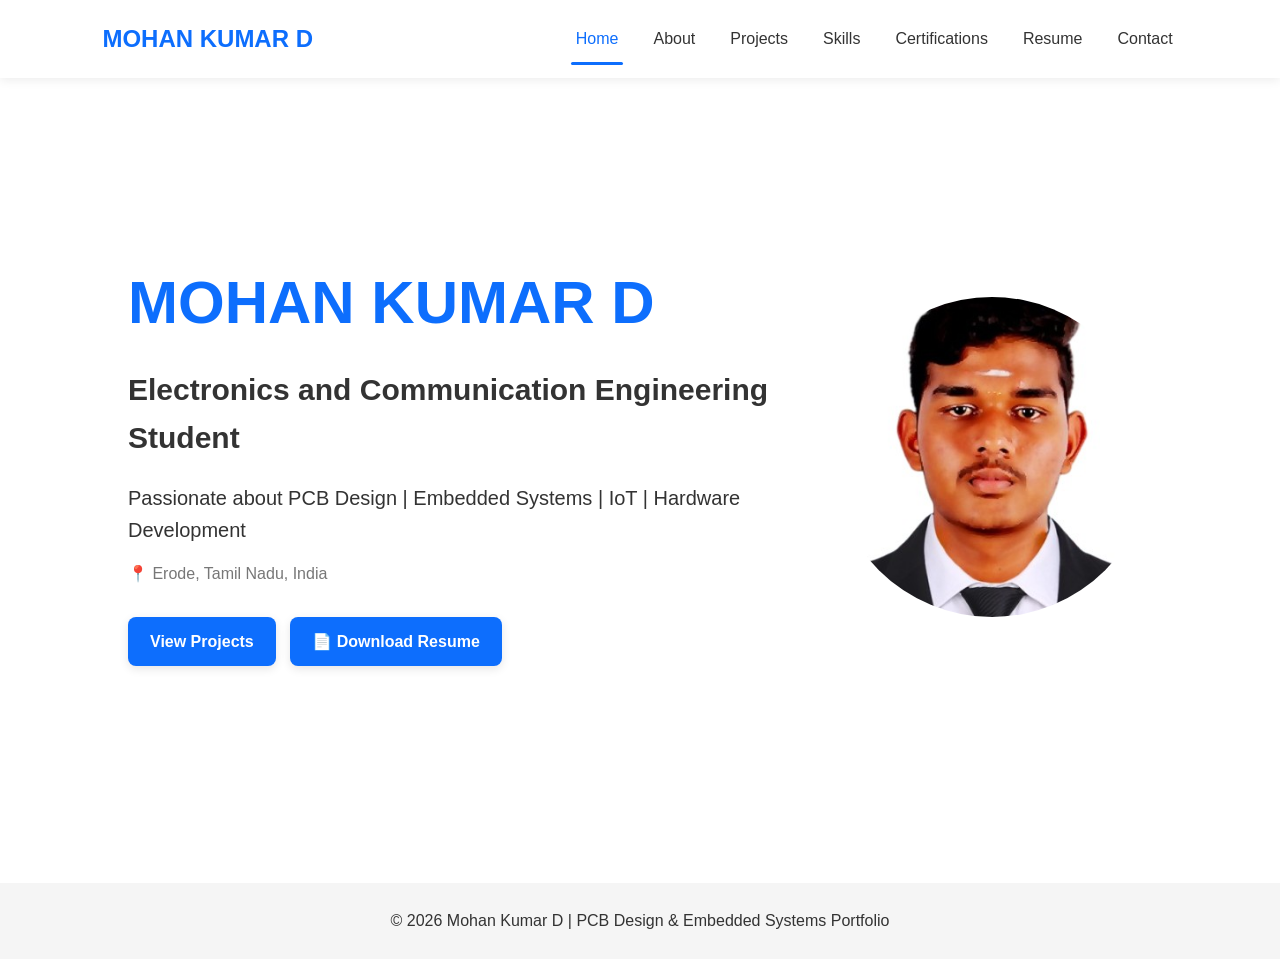
<file: index.html>
<!DOCTYPE html>

<html lang="en">
<head>
<meta charset="UTF-8">
<meta name="viewport" content="width=device-width, initial-scale=1.0">
<title>Mohan Kumar D | Portfolio</title>

<link rel="stylesheet" href="css/style.css">

</head>

<body>

<nav>
    <div class="logo">MOHAN KUMAR D</div>

    <ul>
        <li><a href="index.html" class="active">Home</a></li>
        <li><a href="about.html">About</a></li>
        <li><a href="projects.html">Projects</a></li>
        <li><a href="skills.html">Skills</a></li>
        <li><a href="certifications.html">Certifications</a></li>
        <li><a href="resume.html">Resume</a></li>
        <li><a href="contact.html">Contact</a></li>
    </ul>
</nav>
</nav>

<section class="hero">

<div class="hero-text">

<h1>MOHAN KUMAR D</h1>


<h2>
Electronics and Communication Engineering Student
</h2>

<p class="tagline">
Passionate about PCB Design |
Embedded Systems |
IoT |
Hardware Development
</p>

<p class="location">
📍 Erode, Tamil Nadu, India
</p>

<a href="projects.html" class="btn">View Projects</a>

<a href="Resume.pdf" target="_blank" class="btn">
    📄 Download Resume
</a>
</div>

<div class="hero-image">

<img src="images/profile.jpg" alt="Profile">


</div>

</section>

<footer>

<p>
© 2026 Mohan Kumar D | PCB Design & Embedded Systems Portfolio
</p>

</footer>

</body>
</html>
</file>
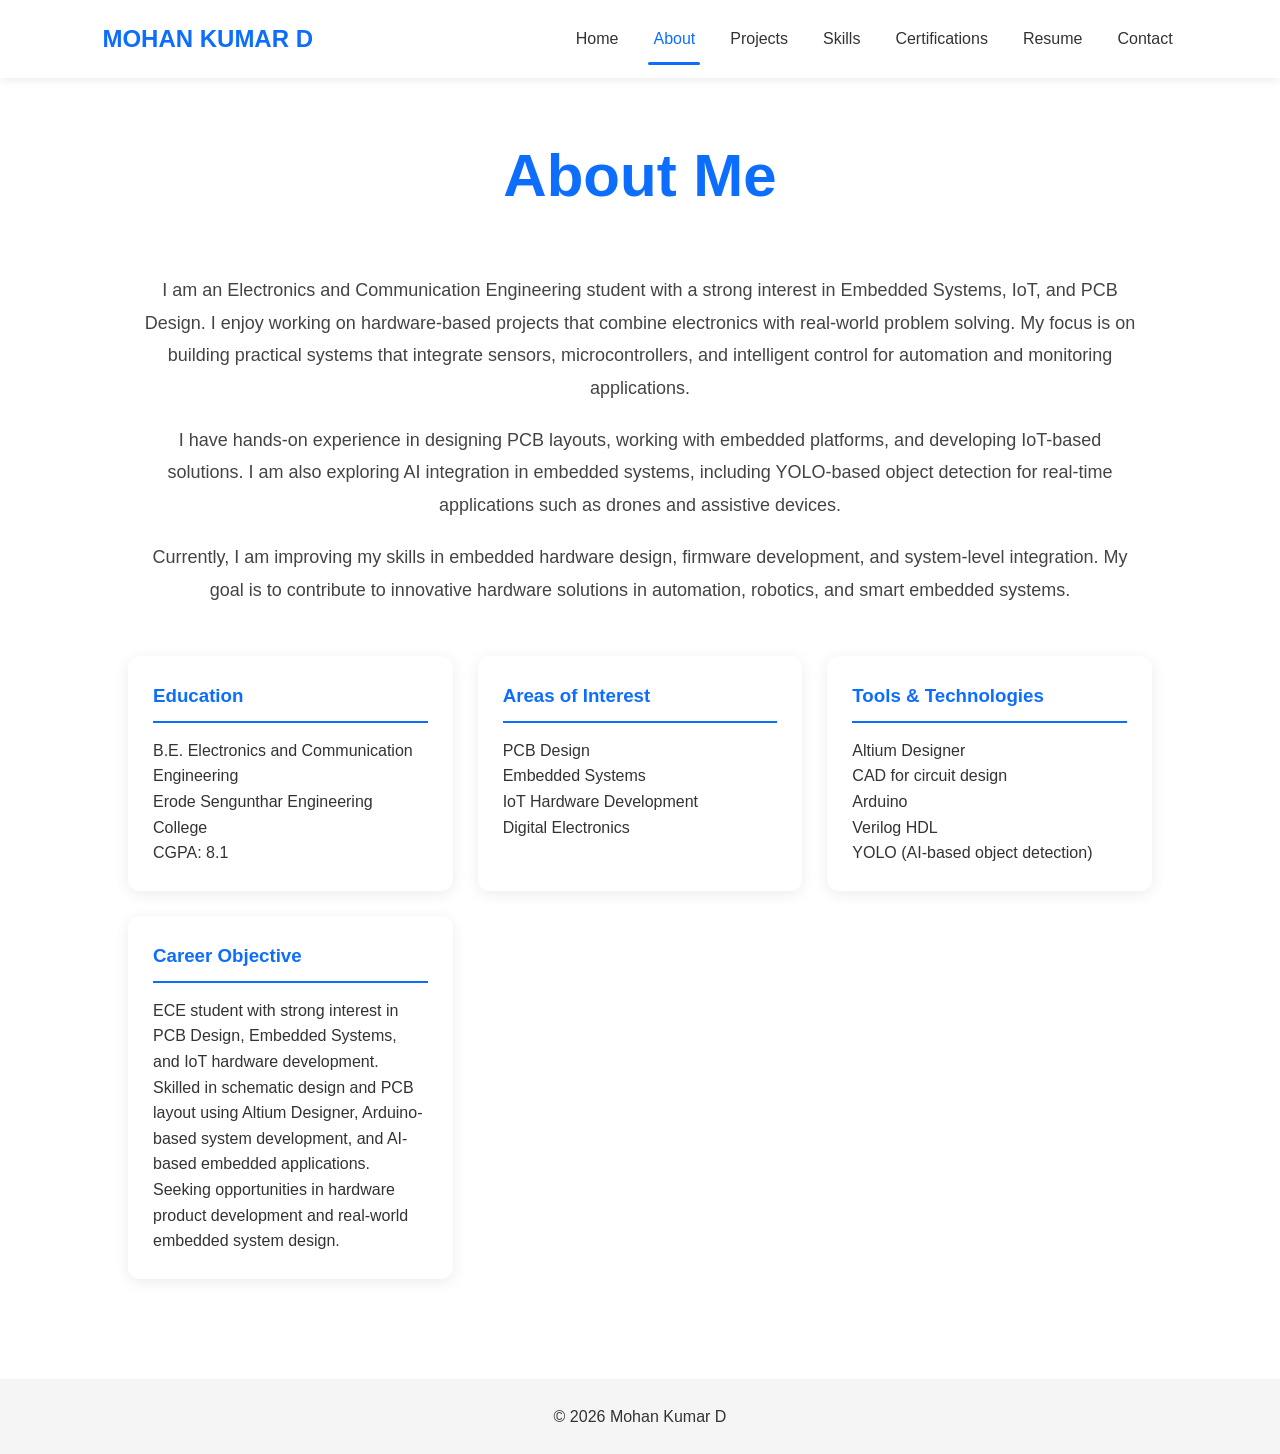
<file: about.html>
<!DOCTYPE html>
<html lang="en">

<head>
    <meta charset="UTF-8">
    <meta name="viewport" content="width=device-width, initial-scale=1.0">
    <title>About | Mohan Kumar D</title>
    <link rel="stylesheet" href="css/style.css">
</head>

<body>

<nav>
    <div class="logo">MOHAN KUMAR D</div>

    <ul>
        <li><a href="index.html">Home</a></li>
        <li><a href="about.html" class="active">About</a></li>
        <li><a href="projects.html">Projects</a></li>
        <li><a href="skills.html">Skills</a></li>
        <li><a href="certifications.html">Certifications</a></li>
        <li><a href="resume.html">Resume</a></li>
        <li><a href="contact.html">Contact</a></li>
    </ul>
</nav>

<section class="about">

    <h1 class="page-title">About Me</h1>

    <div class="about-intro">

        <p>
            I am an Electronics and Communication Engineering student with a strong interest in Embedded Systems, IoT, and PCB Design. I enjoy working on hardware-based projects that combine electronics with real-world problem solving. My focus is on building practical systems that integrate sensors, microcontrollers, and intelligent control for automation and monitoring applications.
        </p>

        <p>
            I have hands-on experience in designing PCB layouts, working with embedded platforms, and developing IoT-based solutions. I am also exploring AI integration in embedded systems, including YOLO-based object detection for real-time applications such as drones and assistive devices.
        </p>

        <p>
            Currently, I am improving my skills in embedded hardware design, firmware development, and system-level integration. My goal is to contribute to innovative hardware solutions in automation, robotics, and smart embedded systems.
        </p>

    </div>

    <div class="cards">

        <div class="card">
            <h3>Education</h3>
            <p>B.E. Electronics and Communication Engineering</p>
            <p>Erode Sengunthar Engineering College</p>
            <p>CGPA: 8.1</p>
        </div>

        <div class="card">
            <h3>Areas of Interest</h3>
            <p>PCB Design</p>
            <p>Embedded Systems</p>
            <p>IoT Hardware Development</p>
            <p>Digital Electronics</p>
        </div>

        <div class="card">
            <h3>Tools & Technologies</h3>
            <p>Altium Designer</p>
            <p>CAD for circuit design</p>
            <p>Arduino</p>
            <p>Verilog HDL</p>
            <p>YOLO (AI-based object detection)</p>
        </div>

        <div class="card">
            <h3>Career Objective</h3>
            <p>
                ECE student with strong interest in PCB Design, Embedded Systems, and IoT hardware development. Skilled in schematic design and PCB layout using Altium Designer, Arduino-based system development, and AI-based embedded applications. Seeking opportunities in hardware product development and real-world embedded system design.
            </p>
        </div>

    </div>

</section>

<footer>
    <p>© 2026 Mohan Kumar D</p>
</footer>

</body>
</html>
</file>
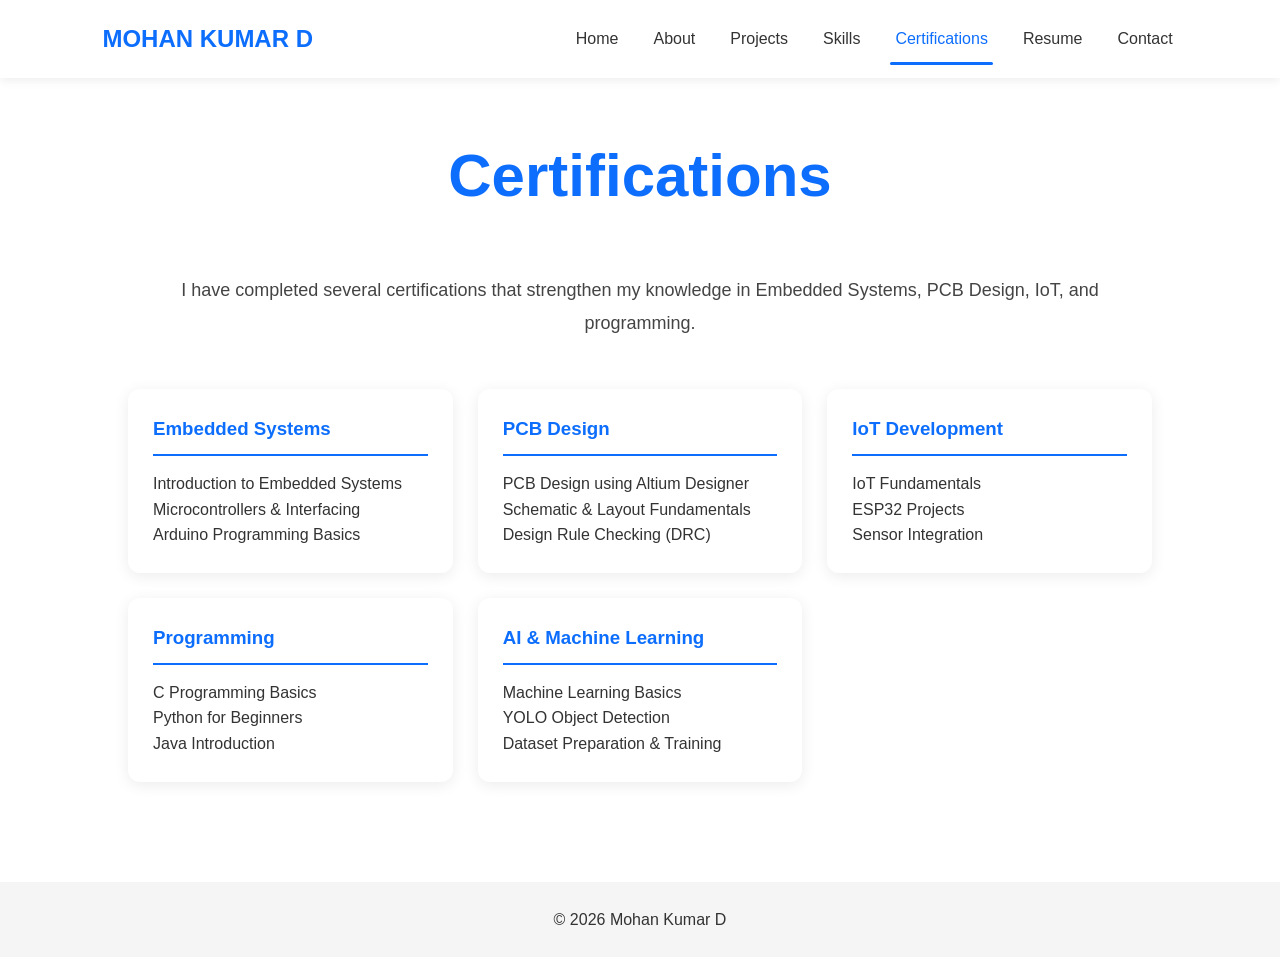
<file: certifications.html>
<!DOCTYPE html>
<html lang="en">

<head>
    <meta charset="UTF-8">
    <meta name="viewport" content="width=device-width, initial-scale=1.0">
    <title>Certifications | Mohan Kumar D</title>
    <link rel="stylesheet" href="css/style.css">
</head>

<body>

<nav>
    <div class="logo">MOHAN KUMAR D</div>

    <ul>
        <li><a href="index.html">Home</a></li>
        <li><a href="about.html">About</a></li>
        <li><a href="projects.html">Projects</a></li>
        <li><a href="skills.html">Skills</a></li>
        <li><a href="certifications.html" class="active">Certifications</a></li>
        <li><a href="resume.html">Resume</a></li>
        <li><a href="contact.html">Contact</a></li>
    </ul>
</nav>

<section class="certifications">

    <h1 class="page-title">Certifications</h1>

    <div class="about-intro">
        <p>
            I have completed several certifications that strengthen my knowledge in Embedded Systems, PCB Design, IoT, and programming.
        </p>
    </div>

    <div class="cards">

        <!-- Embedded Systems -->
        <div class="card">
            <h3>Embedded Systems</h3>
            <p>Introduction to Embedded Systems</p>
            <p>Microcontrollers & Interfacing</p>
            <p>Arduino Programming Basics</p>
        </div>

        <!-- PCB Design -->
        <div class="card">
            <h3>PCB Design</h3>
            <p>PCB Design using Altium Designer</p>
            <p>Schematic & Layout Fundamentals</p>
            <p>Design Rule Checking (DRC)</p>
        </div>

        <!-- IoT -->
        <div class="card">
            <h3>IoT Development</h3>
            <p>IoT Fundamentals</p>
            <p>ESP32 Projects</p>
            <p>Sensor Integration</p>
        </div>

        <!-- Programming -->
        <div class="card">
            <h3>Programming</h3>
            <p>C Programming Basics</p>
            <p>Python for Beginners</p>
            <p>Java Introduction</p>
        </div>

        <!-- AI -->
        <div class="card">
            <h3>AI & Machine Learning</h3>
            <p>Machine Learning Basics</p>
            <p>YOLO Object Detection</p>
            <p>Dataset Preparation & Training</p>
        </div>

    </div>

</section>

<footer>
    <p>© 2026 Mohan Kumar D</p>
</footer>

</body>
</html>
</file>
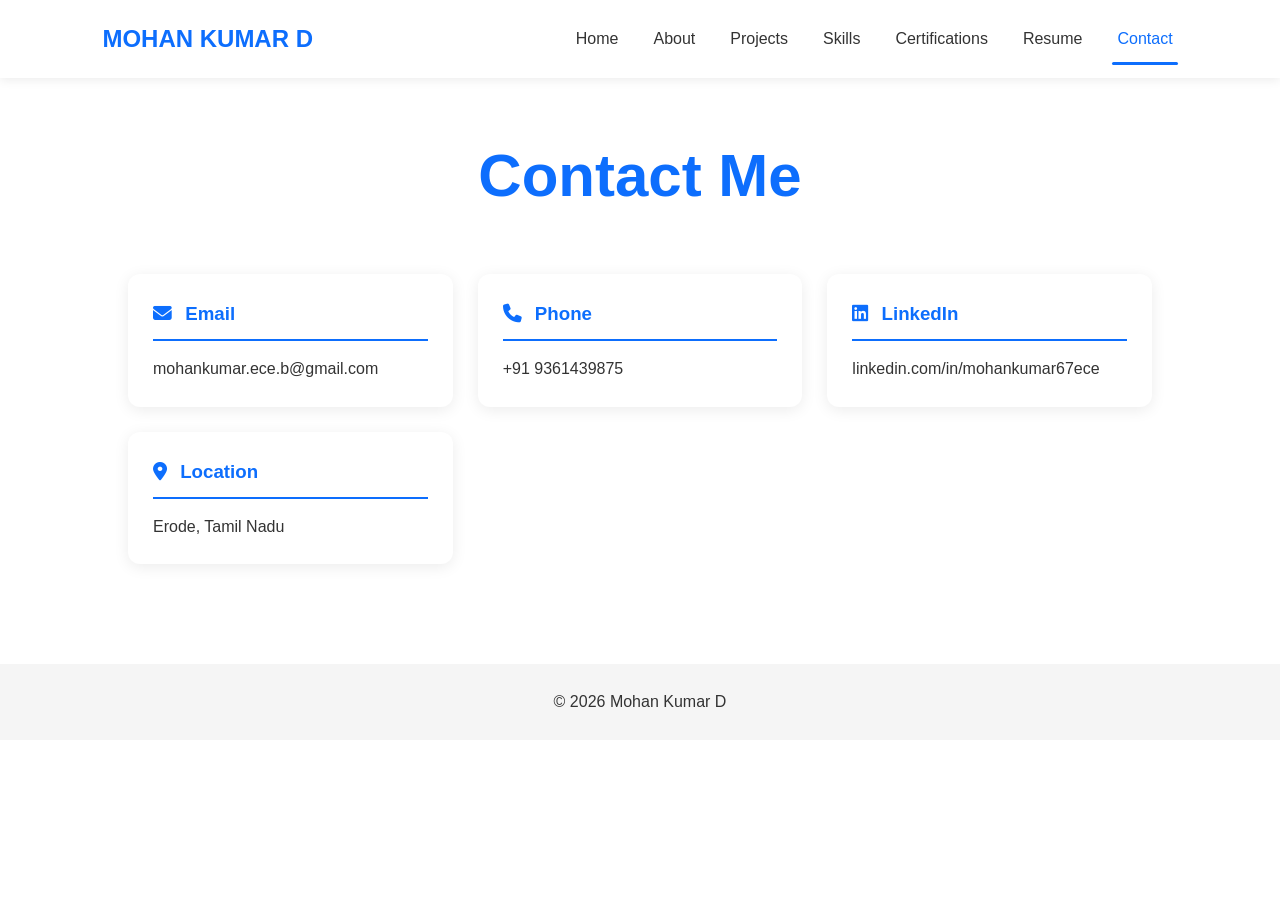
<file: contact.html>
<!DOCTYPE html>
<html lang="en">

<head>
    <meta charset="UTF-8">
    <meta name="viewport" content="width=device-width, initial-scale=1.0">
    <title>Contact | Mohan Kumar D</title>

    <link rel="stylesheet" href="css/style.css">

    <!-- Font Awesome Icons -->
    <link rel="stylesheet"
    href="https://cdnjs.cloudflare.com/ajax/libs/font-awesome/6.5.2/css/all.min.css">
</head>

<body>

<nav>

    <div class="logo">MOHAN KUMAR D</div>

    <ul>
        <li><a href="index.html">Home</a></li>
        <li><a href="about.html">About</a></li>
        <li><a href="projects.html">Projects</a></li>
        <li><a href="skills.html">Skills</a></li>
        <li><a href="certifications.html">Certifications</a></li>
        <li><a href="resume.html">Resume</a></li>
        <li><a href="contact.html" class="active">Contact</a></li>
    </ul>

</nav>

<section class="contact">

    <h1 class="page-title">Contact Me</h1>

    <div class="cards">

        <div class="card">
            <h3><i class="fas fa-envelope"></i> Email</h3>
            <p>
                <a href="mailto:mohankumar.ece.b@gmail.com">
                    mohankumar.ece.b@gmail.com
                </a>
            </p>
        </div>

        <div class="card">
            <h3><i class="fas fa-phone"></i> Phone</h3>
            <p>
                <a href="tel:+919361439875">
                    +91 9361439875
                </a>
            </p>
        </div>

        <div class="card">
            <h3><i class="fab fa-linkedin"></i> LinkedIn</h3>
            <p>
                <a href="https://www.linkedin.com/in/mohankumar67ece" target="_blank">
                    linkedin.com/in/mohankumar67ece
                </a>
            </p>
        </div>

        <div class="card">
            <h3><i class="fas fa-location-dot"></i> Location</h3>
            <p>Erode, Tamil Nadu</p>
        </div>

    </div>

</section>

<footer>
    <p>© 2026 Mohan Kumar D</p>
</footer>

</body>
</html>
</file>
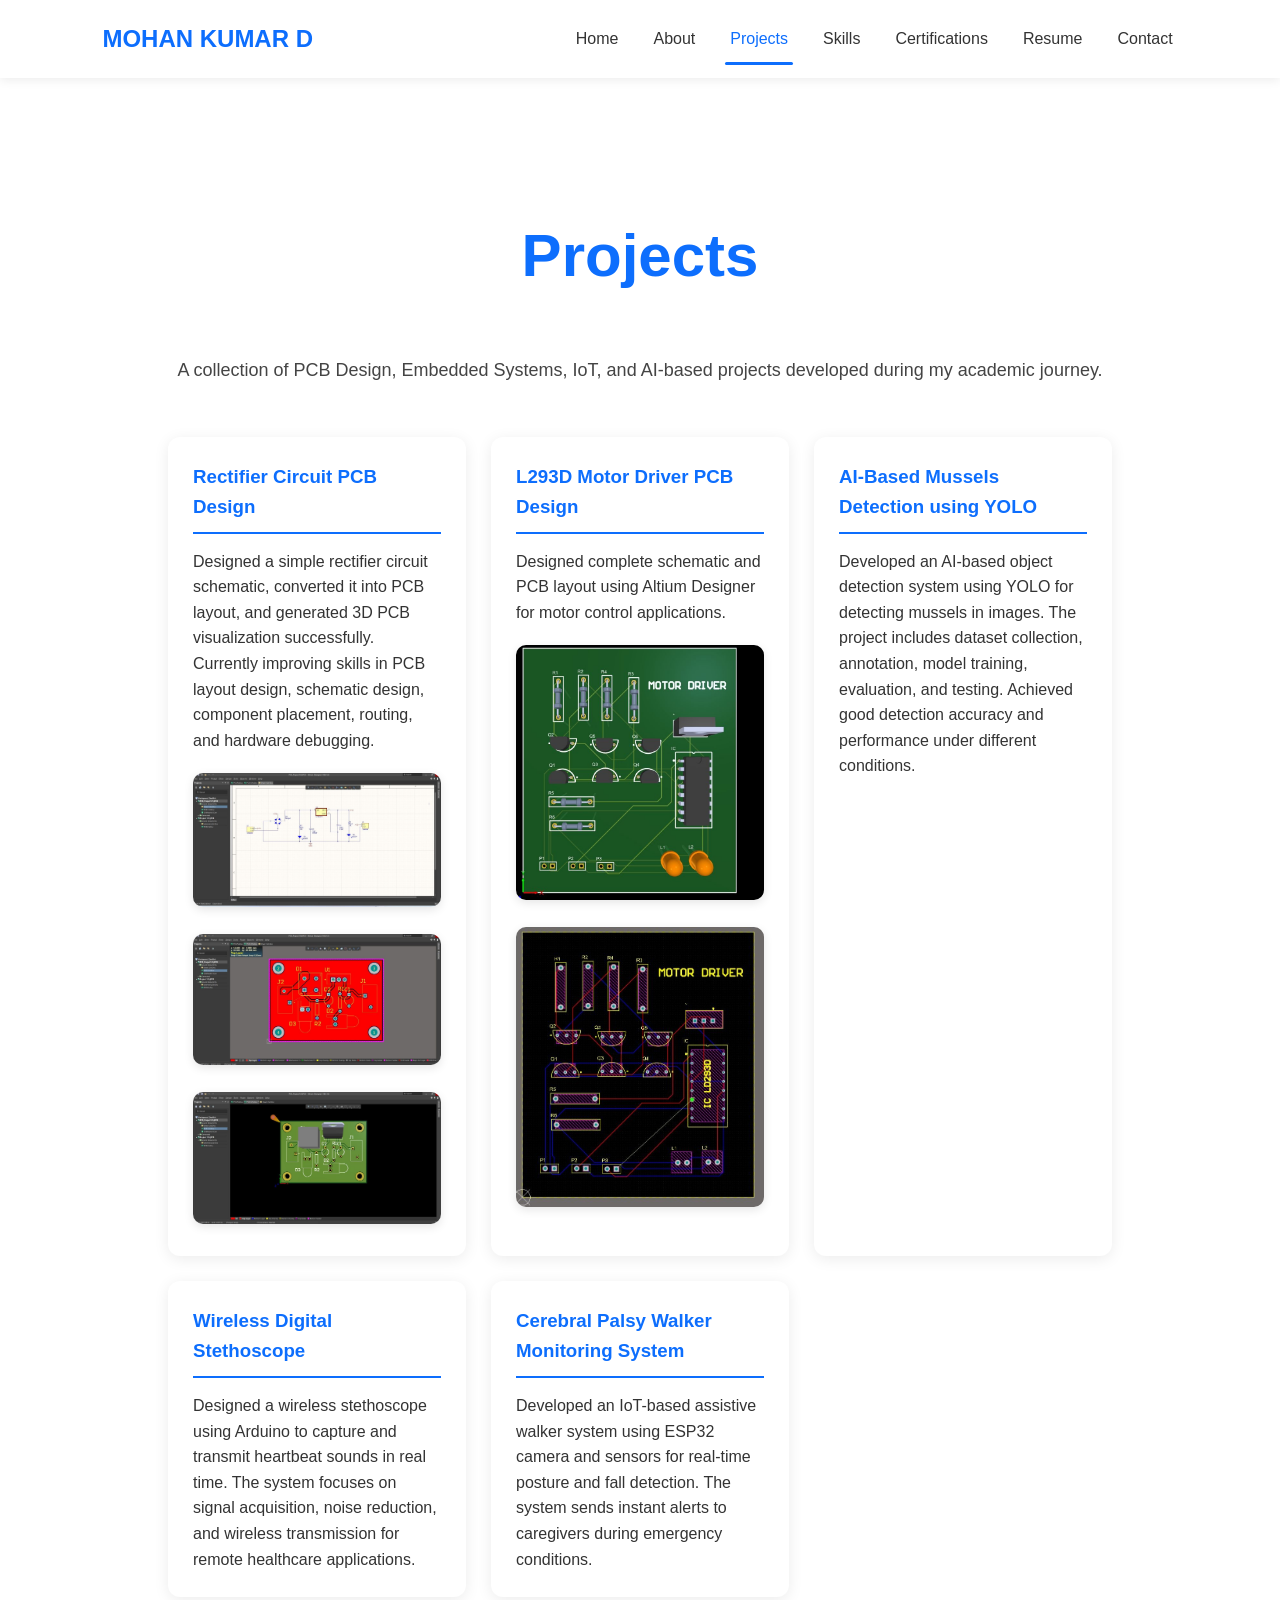
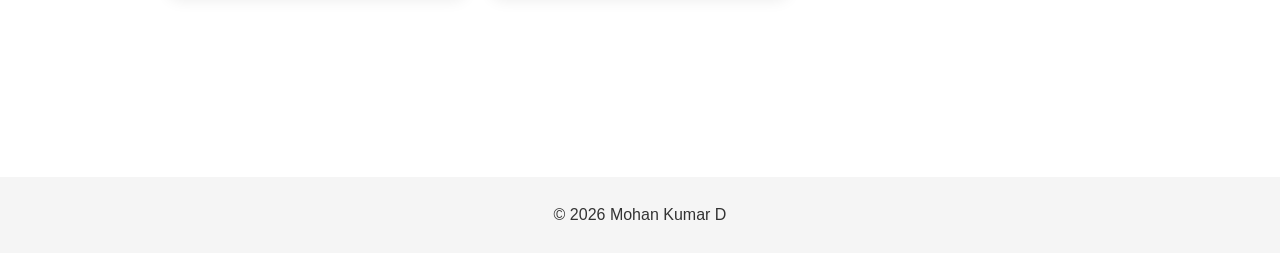
<file: projects.html>
<!DOCTYPE html>
<html lang="en">

<head>
    <meta charset="UTF-8">
    <meta name="viewport" content="width=device-width, initial-scale=1.0">
    <title>Projects | Mohan Kumar D</title>
    <link rel="stylesheet" href="css/style.css">
</head>

<body>

<nav>
    <div class="logo">MOHAN KUMAR D</div>

    <ul>
        <li><a href="index.html">Home</a></li>
        <li><a href="about.html">About</a></li>
        <li><a href="projects.html" class="active">Projects</a></li>
        <li><a href="skills.html">Skills</a></li>
        <li><a href="certifications.html">Certifications</a></li>
        <li><a href="resume.html">Resume</a></li>
        <li><a href="contact.html">Contact</a></li>
    </ul>
</nav>

<section class="projects">

    <h1 class="page-title">Projects</h1>

    <div class="about-intro">
        <p>
            A collection of PCB Design, Embedded Systems, IoT, and AI-based projects developed during my academic journey.
        </p>
    </div>

    <div class="cards">

        <!-- Project 1 -->
        <div class="card">
            <h3>Rectifier Circuit PCB Design</h3>

            <p>
                Designed a simple rectifier circuit schematic, converted it into PCB layout, and generated 3D PCB visualization successfully. Currently improving skills in PCB layout design, schematic design, component placement, routing, and hardware debugging.
            </p>

            <img src="images/p11.jpg" alt="Rectifier PCB">
            <img src="images/p12.jpg" alt="Rectifier PCB">
            <img src="images/p13.jpg" alt="Rectifier PCB">
        </div>

        <!-- Project 2 -->
        <div class="card">
            <h3>L293D Motor Driver PCB Design</h3>

            <p>
                Designed complete schematic and PCB layout using Altium Designer for motor control applications.
            </p>

            <img src="images/l293d.jpg" alt="L293D PCB">
            <img src="images/l293d2.jpg" alt="L293D PCB">
        </div>

        <!-- Project 3 -->
        <div class="card">
            <h3>AI-Based Mussels Detection using YOLO</h3>

            <p>
                Developed an AI-based object detection system using YOLO for detecting mussels in images. The project includes dataset collection, annotation, model training, evaluation, and testing. Achieved good detection accuracy and performance under different conditions.
            </p>
        </div>

        <!-- Project 4 -->
        <div class="card">
            <h3>Wireless Digital Stethoscope</h3>

            <p>
                Designed a wireless stethoscope using Arduino to capture and transmit heartbeat sounds in real time. The system focuses on signal acquisition, noise reduction, and wireless transmission for remote healthcare applications.
            </p>
        </div>

        <!-- Project 5 -->
        <div class="card">
            <h3>Cerebral Palsy Walker Monitoring System</h3>

            <p>
                Developed an IoT-based assistive walker system using ESP32 camera and sensors for real-time posture and fall detection. The system sends instant alerts to caregivers during emergency conditions.
            </p>
        </div>

    </div>

</section>

<footer>
    <p>© 2026 Mohan Kumar D</p>
</footer>

</body>
</html>
</file>
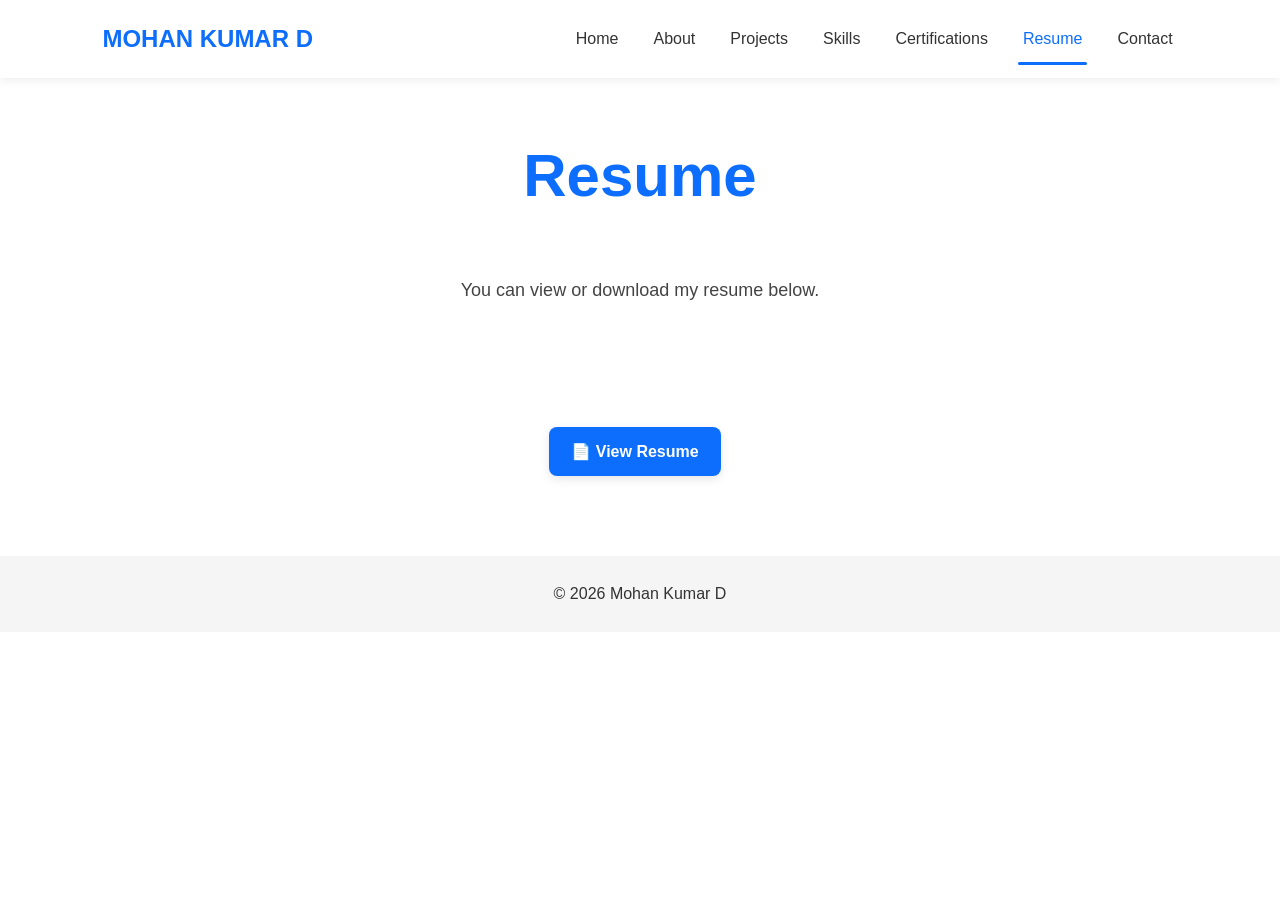
<file: resume.html>
<!DOCTYPE html>
<html lang="en">

<head>
    <meta charset="UTF-8">
    <meta name="viewport" content="width=device-width, initial-scale=1.0">
    <title>Resume | Mohan Kumar D</title>
    <link rel="stylesheet" href="css/style.css">
</head>

<body>

<nav>
    <div class="logo">MOHAN KUMAR D</div>

    <ul>
        <li><a href="index.html">Home</a></li>
        <li><a href="about.html">About</a></li>
        <li><a href="projects.html">Projects</a></li>
        <li><a href="skills.html">Skills</a></li>
        <li><a href="certifications.html">Certifications</a></li>
        <li><a href="resume.html" class="active">Resume</a></li>
        <li><a href="contact.html">Contact</a></li>
    </ul>
</nav>

<section class="resume">

    <h1 class="page-title">Resume</h1>

    <div class="about-intro">
        <p>
            You can view or download my resume below.
        </p>
    </div>

    <div style="text-align:center; padding:40px;">

        <a href="Resume.pdf" target="_blank" class="btn">
            📄 View Resume
        </a>

    </div>

</section>

<footer>
    <p>© 2026 Mohan Kumar D</p>
</footer>

</body>
</html>
</file>
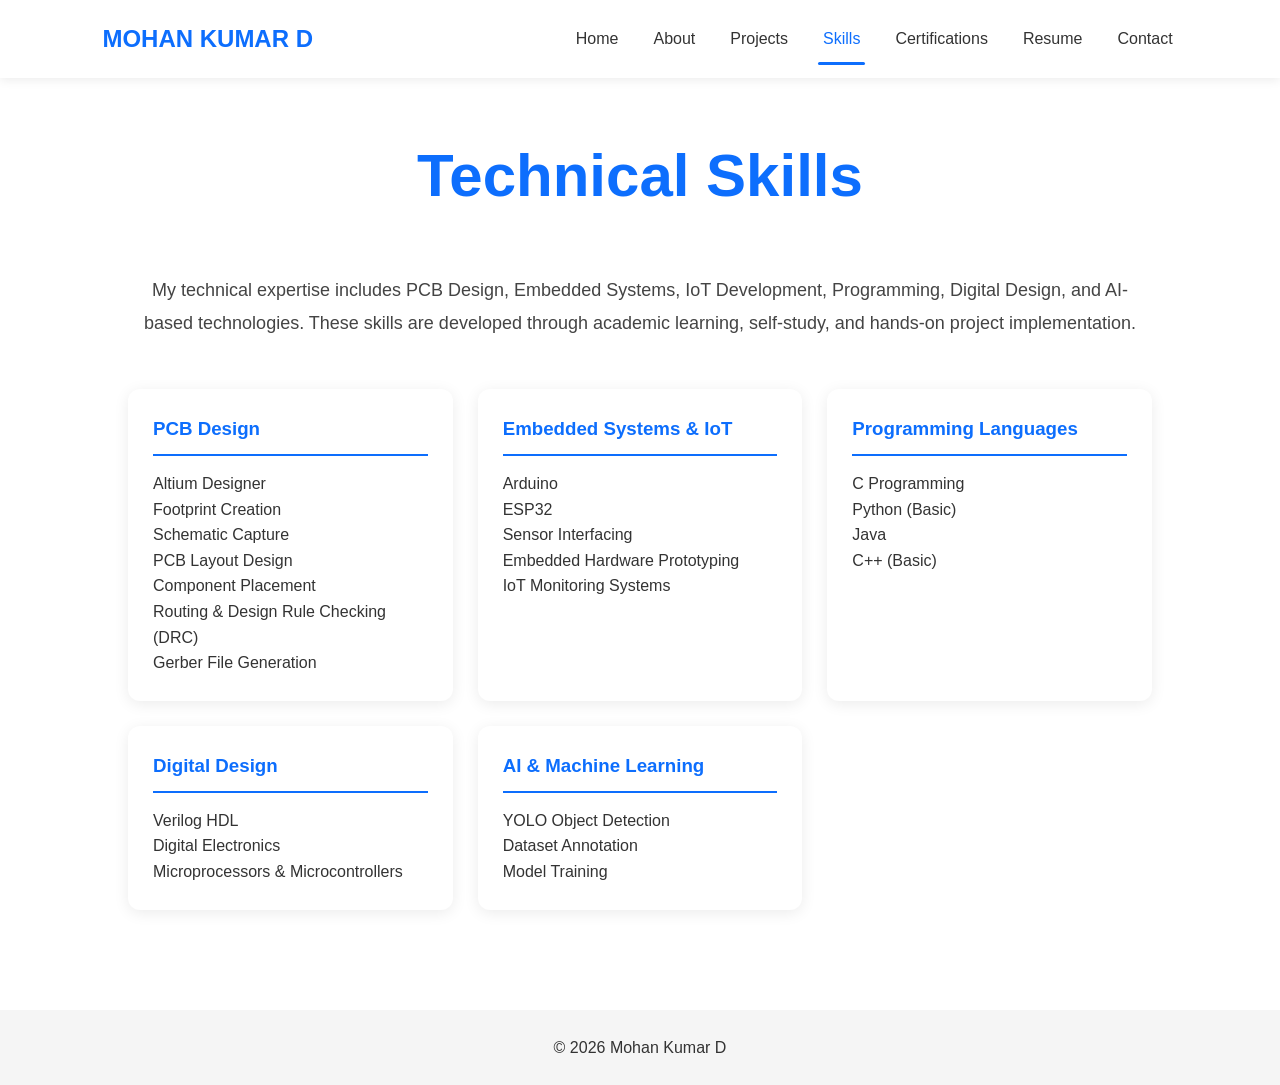
<file: skills.html>
<!DOCTYPE html>
<html lang="en">

<head>
    <meta charset="UTF-8">
    <meta name="viewport" content="width=device-width, initial-scale=1.0">
    <title>Skills | Mohan Kumar D</title>
    <link rel="stylesheet" href="css/style.css">
</head>

<body>

<nav>
    <div class="logo">MOHAN KUMAR D</div>

    <ul>
        <li><a href="index.html">Home</a></li>
        <li><a href="about.html">About</a></li>
        <li><a href="projects.html">Projects</a></li>
        <li><a href="skills.html" class="active">Skills</a></li>
        <li><a href="certifications.html">Certifications</a></li>
        <li><a href="resume.html">Resume</a></li>
        <li><a href="contact.html">Contact</a></li>
    </ul>
</nav>

<section class="skills">

    <h1 class="page-title">Technical Skills</h1>

    <div class="about-intro">
        <p>
            My technical expertise includes PCB Design, Embedded Systems, IoT Development, Programming, Digital Design, and AI-based technologies. These skills are developed through academic learning, self-study, and hands-on project implementation.
        </p>
    </div>

    <div class="cards">

        <!-- PCB Design -->
        <div class="card">
            <h3>PCB Design</h3>
            <p>Altium Designer</p>
            <p>Footprint Creation</p>
            <p>Schematic Capture</p>
            <p>PCB Layout Design</p>
            <p>Component Placement</p>
            <p>Routing & Design Rule Checking (DRC)</p>
            <p>Gerber File Generation</p>
        </div>

        <!-- Embedded -->
        <div class="card">
            <h3>Embedded Systems & IoT</h3>
            <p>Arduino</p>
            <p>ESP32</p>
            <p>Sensor Interfacing</p>
            <p>Embedded Hardware Prototyping</p>
            <p>IoT Monitoring Systems</p>
        </div>

        <!-- Programming -->
        <div class="card">
            <h3>Programming Languages</h3>
            <p>C Programming</p>
            <p>Python (Basic)</p>
            <p>Java</p>
            <p>C++ (Basic)</p>
        </div>

        <!-- Digital -->
        <div class="card">
            <h3>Digital Design</h3>
            <p>Verilog HDL</p>
            <p>Digital Electronics</p>
            <p>Microprocessors & Microcontrollers</p>
        </div>

        <!-- AI -->
        <div class="card">
            <h3>AI & Machine Learning</h3>
            <p>YOLO Object Detection</p>
            <p>Dataset Annotation</p>
            <p>Model Training</p>
        </div>

    </div>

</section>

<footer>
    <p>© 2026 Mohan Kumar D</p>
</footer>

</body>
</html>
</file>
<file: css/style.css>
*{
    margin:0;
    padding:0;
    box-sizing:border-box;
    font-family:'Segoe UI',sans-serif;
}

body{
    background:#ffffff;
    color:#333;
    line-height:1.6;
}

nav{
    display:flex;
    justify-content:space-between;
    align-items:center;
    padding:20px 8%;
    background:#fff;
    box-shadow:0 2px 10px rgba(0,0,0,0.08);

    position:sticky;
    top:0;
    z-index:1000;
}

.logo{
    font-size:24px;
    font-weight:700;
    color:#0D6EFD;
}

nav ul{
    display:flex;
    list-style:none;
    gap:25px;
}

nav ul li a{
    text-decoration:none;
    color:#333;
    padding:10px 5px;
    font-weight:500;
    position:relative;
}

nav ul li a:hover{
    color:#0D6EFD;
}

nav ul li a.active{
    color:#0D6EFD;
}

nav ul li a.active::after{
    content:'';
    position:absolute;
    left:0;
    bottom:-8px;
    width:100%;
    height:3px;
    background:#0D6EFD;
    border-radius:5px;
}

.hero{
    min-height:85vh;
    display:flex;
    justify-content:space-between;
    align-items:center;
    padding:0 10%;
}

.hero-text{
    max-width:650px;
}

.hero-text h1{
    font-size:60px;
    color:#0D6EFD;
}

.hero-text h2{
    margin-top:15px;
    font-size:30px;
}

.pronouns{
    color:#666;
    margin-top:10px;
}

.tagline{
    margin-top:20px;
    font-size:20px;
}

.location{
    margin-top:15px;
    color:#777;
}

.hero-image img{
    width:320px;
    height:320px;
    border-radius:50%;
    object-fit:cover;
}

.btn{
    display:inline-block;
    margin-top:30px;
    background:#0D6EFD;
    color:white;
    padding:12px 25px;
    text-decoration:none;
    border-radius:6px;
}

.page-title{
    text-align:center;
    color:#0D6EFD;
    margin:50px 0;
    font-size:42px;
}

.cards{
    display:grid;
    grid-template-columns:repeat(auto-fit,minmax(250px,1fr));
    gap:25px;
    padding:0 10% 60px;
}

.card{
    background:white;
    border-radius:12px;
    padding:25px;
    box-shadow:0 3px 15px rgba(0,0,0,0.08);
    transition:0.3s;
}

.card:hover{
    transform:translateY(-8px);
}

.card h3{
    color:#0D6EFD;
    border-bottom:2px solid #0D6EFD;
    padding-bottom:10px;
    margin-bottom:15px;
}

footer{
    background:#f5f5f5;
    text-align:center;
    padding:25px;
    margin-top:40px;
}

@media(max-width:768px){

    nav{
        flex-direction:column;
        gap:15px;
    }

    nav ul{
        flex-wrap:wrap;
        justify-content:center;
    }

    .hero{
        flex-direction:column;
        text-align:center;
        padding:50px 10%;
    }

    .hero-image{
        margin-top:30px;
    }

    .hero-text h1{
        font-size:40px;
    }

    .hero-text h2{
        font-size:24px;
    }

    .hero-image img{
        width:220px;
        height:220px;
    }
}
.about-intro{
    max-width:1000px;
    margin:0 auto 50px auto;
    text-align:center;
    line-height:1.8;
    font-size:18px;
    color:#444;
}

.about-intro p{
    margin-bottom:20px;
}
.page-title{
    text-align:center;
    color:#0D6EFD;
    font-size:60px;
    font-weight:700;
    margin-bottom:50px;
}
.project-container{
    max-width:1200px;
    margin:auto;
    padding:50px;
}

.project-card{
    display:flex;
    gap:30px;
    background:#fff;
    border-radius:20px;
    padding:30px;
    margin-bottom:40px;
    box-shadow:0 5px 20px rgba(0,0,0,0.08);
    transition:0.3s;
}

.project-card:hover{
    transform:translateY(-5px);
}

.project-image{
    width:350px;
    height:220px;
    object-fit:cover;
    border-radius:15px;
}

.project-content{
    flex:1;
}

.project-content h2{
    color:#0D6EFD;
    margin-bottom:15px;
}

.project-content p{
    line-height:1.8;
    color:#555;
}

.project-tags{
    margin-top:20px;
}

.project-tags span{
    display:inline-block;
    background:#EAF2FF;
    color:#0D6EFD;
    padding:8px 15px;
    border-radius:20px;
    margin-right:10px;
    margin-top:10px;
}
.card img{
    width:100%;
    margin-top:20px;
    border-radius:10px;
    box-shadow:0 3px 10px rgba(0,0,0,0.1);
}
.card img{
    width:100%;
    margin-top:20px;
    border-radius:10px;
}
.card img{
    width:100%;
    margin-top:20px;
    border-radius:10px;
}

.projects{
    padding:80px 50px;
}
.btn {
    display: inline-block;
    background: #0D6EFD;
    color: white;
    padding: 12px 22px;
    border-radius: 8px;
    text-decoration: none;
    font-weight: 600;
    margin-right: 10px;
    transition: 0.3s ease;
    box-shadow: 0 3px 10px rgba(0,0,0,0.1);
}

.btn:hover {
    background: #084298;
    transform: translateY(-3px);
}
.card p {
    word-break: break-word;
    overflow-wrap: anywhere;
}
.card h3 i{
    color:#0D6EFD;
    margin-right:8px;
}

.card a{
    text-decoration:none;
    color:#333;
}

.card a:hover{
    color:#0D6EFD;
}
</file>
